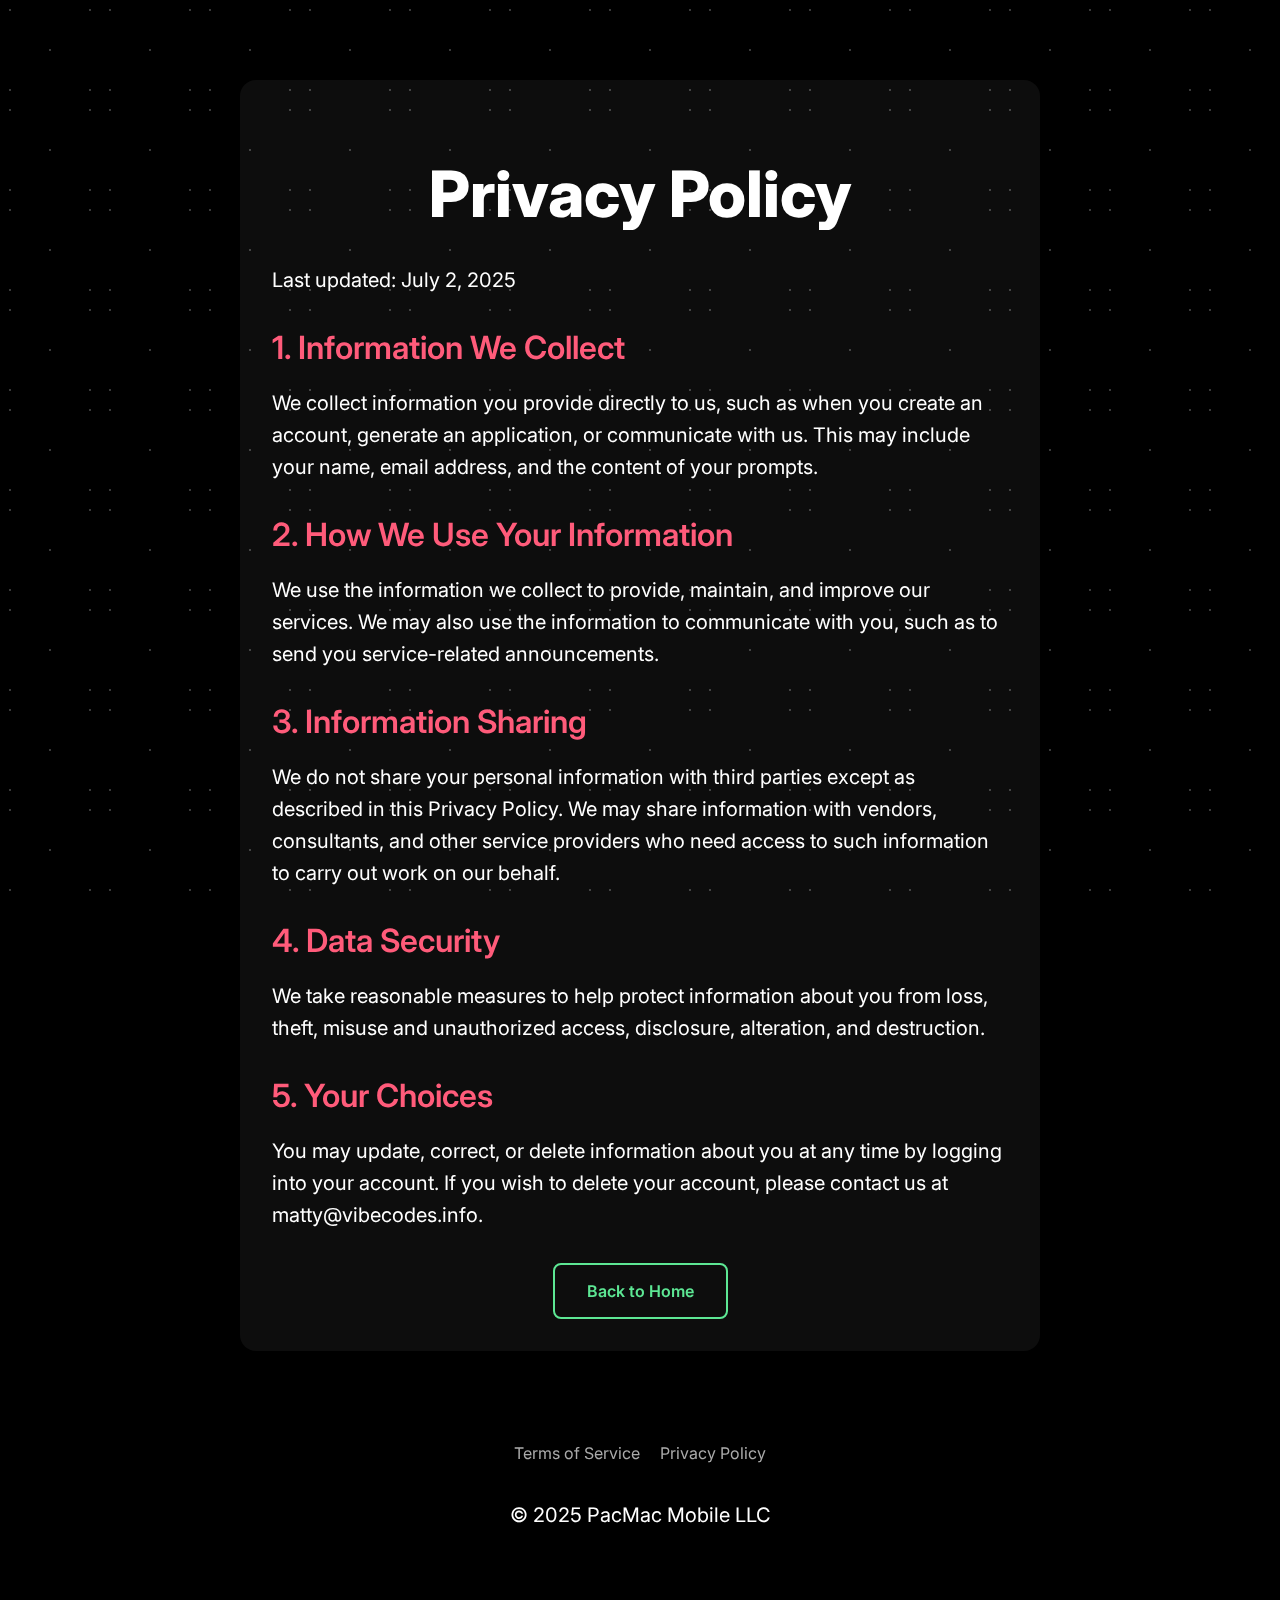
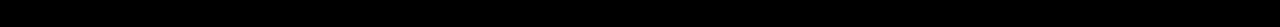
<file: public/privacy-policy.html>
<!DOCTYPE html>
<html lang="en">
<head>
    <meta charset="UTF-8">
    <meta name="viewport" content="width=device-width, initial-scale=1.0">
    <title>VibeCode - Privacy Policy</title>
    <link rel="stylesheet" href="../style.css">
    <link href="https://fonts.googleapis.com/css2?family=Inter:wght@400;600;800&display=swap" rel="stylesheet">
</head>
<body class="article-page">
    <div class="stars"></div>
    <div class="container article">
        <h1>Privacy Policy</h1>
        <p>Last updated: July 2, 2025</p>
        
        <h2>1. Information We Collect</h2>
        <p>We collect information you provide directly to us, such as when you create an account, generate an application, or communicate with us. This may include your name, email address, and the content of your prompts.</p>

        <h2>2. How We Use Your Information</h2>
        <p>We use the information we collect to provide, maintain, and improve our services. We may also use the information to communicate with you, such as to send you service-related announcements.</p>

        <h2>3. Information Sharing</h2>
        <p>We do not share your personal information with third parties except as described in this Privacy Policy. We may share information with vendors, consultants, and other service providers who need access to such information to carry out work on our behalf.</p>

        <h2>4. Data Security</h2>
        <p>We take reasonable measures to help protect information about you from loss, theft, misuse and unauthorized access, disclosure, alteration, and destruction.</p>

        <h2>5. Your Choices</h2>
        <p>You may update, correct, or delete information about you at any time by logging into your account. If you wish to delete your account, please contact us at matty@vibecodes.info.</p>
        
        <div class="buttons">
            <a href="../index.html" class="btn btn-secondary">Back to Home</a>
        </div>
    </div>
    <footer class="article-footer">
        <div class="social">
            <a href="https://www.linkedin.com/in/mattjhagen?utm_source=share&utm_campaign=share_via&utm_content=profile&utm_medium=ios_app" target="_blank" rel="noopener noreferrer"><img src="../assets/linkedin.svg" alt="LinkedIn"></a>
            <a href="https://www.reddit.com/u/PackieAI/s/hBxmSvCt9R" target="_blank" rel="noopener noreferrer"><img src="../assets/reddit.svg" alt="Reddit"></a>
            <a href="https://discord.gg/wpde4HSS" target="_blank" rel="noopener noreferrer"><img src="../assets/discord.svg" alt="Discord"></a>
        </div>
        <div class="links">
            <a href="./terms-of-service.html">Terms of Service</a>
            <a href="./privacy-policy.html">Privacy Policy</a>
        </div>
        <p class="copyright">&copy; 2025 PacMac Mobile LLC</p>
    </footer>
</body>
</html>
</file>
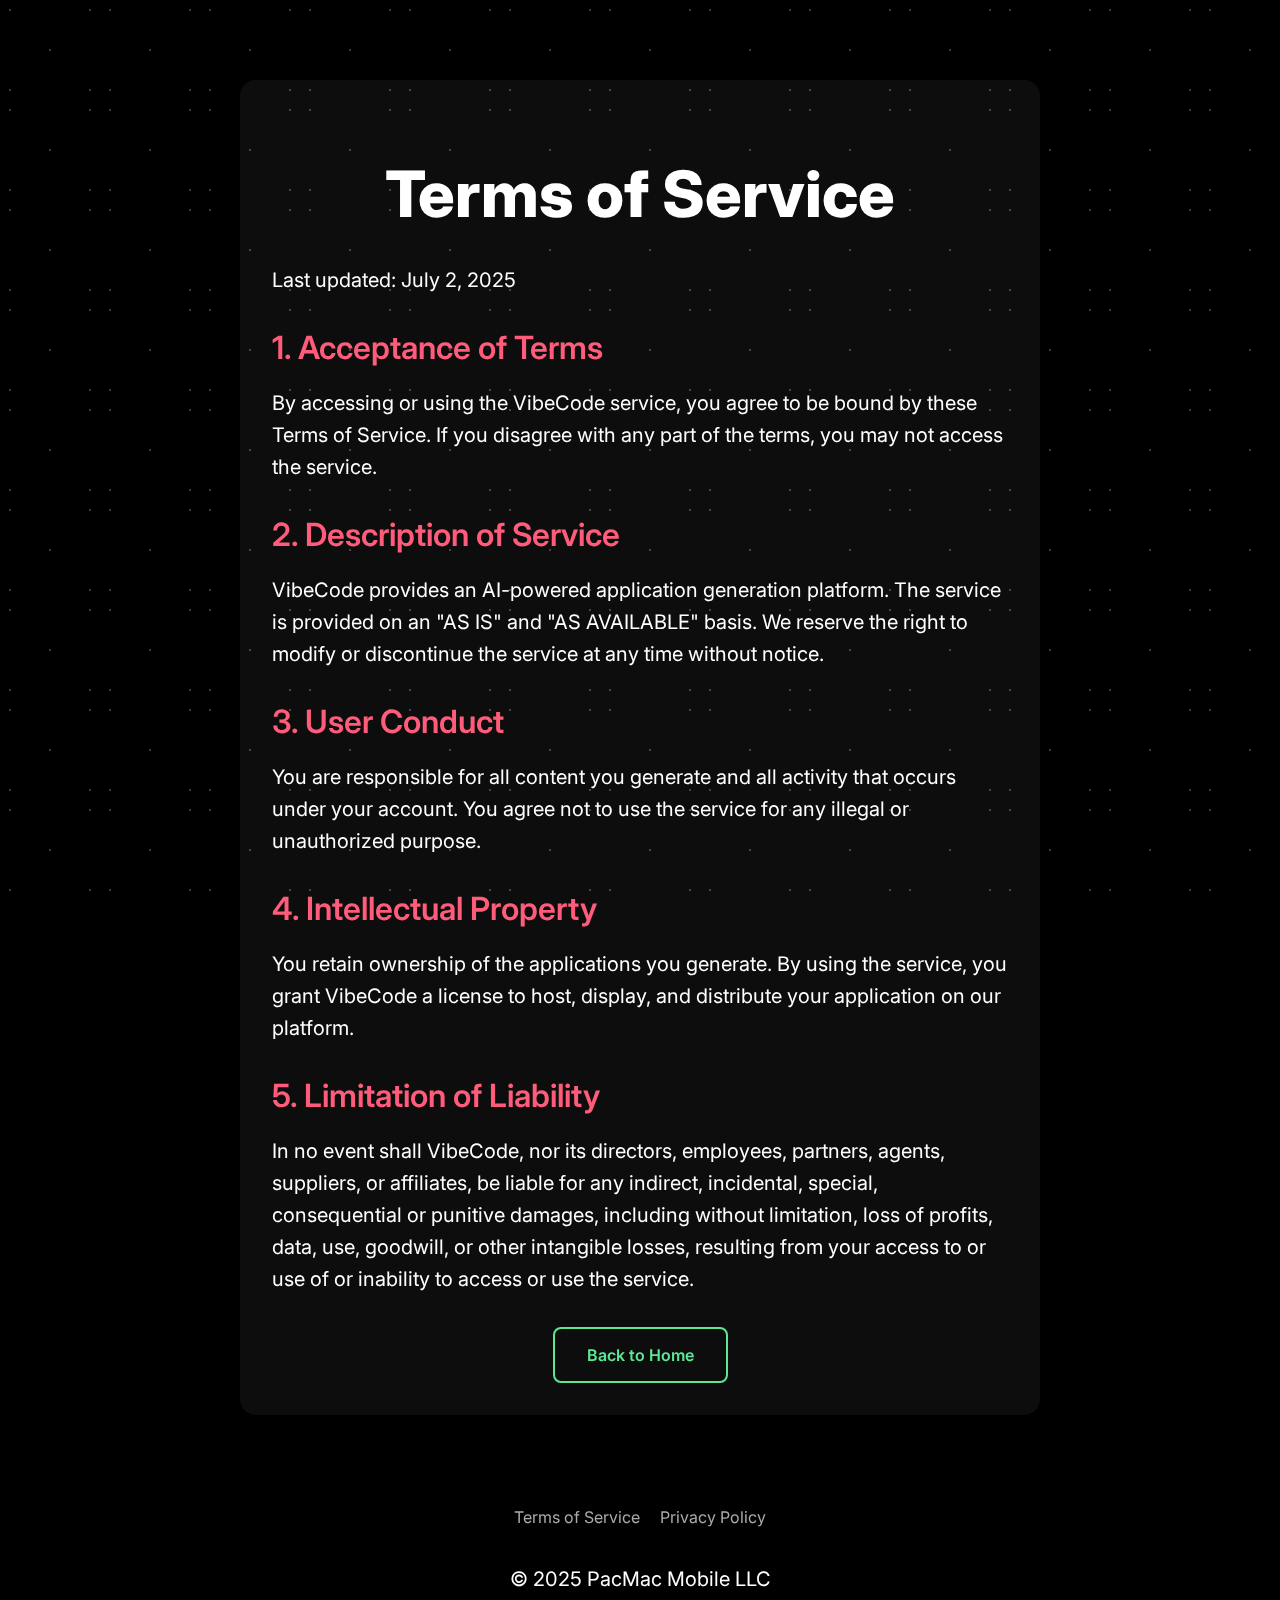
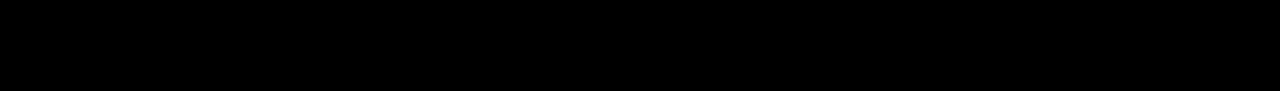
<file: public/terms-of-service.html>
<!DOCTYPE html>
<html lang="en">
<head>
    <meta charset="UTF-8">
    <meta name="viewport" content="width=device-width, initial-scale=1.0">
    <title>VibeCode - Terms of Service</title>
    <link rel="stylesheet" href="../style.css">
    <link href="https://fonts.googleapis.com/css2?family=Inter:wght@400;600;800&display=swap" rel="stylesheet">
</head>
<body class="article-page">
    <div class="stars"></div>
    <div class="container article">
        <h1>Terms of Service</h1>
        <p>Last updated: July 2, 2025</p>
        
        <h2>1. Acceptance of Terms</h2>
        <p>By accessing or using the VibeCode service, you agree to be bound by these Terms of Service. If you disagree with any part of the terms, you may not access the service.</p>

        <h2>2. Description of Service</h2>
        <p>VibeCode provides an AI-powered application generation platform. The service is provided on an "AS IS" and "AS AVAILABLE" basis. We reserve the right to modify or discontinue the service at any time without notice.</p>

        <h2>3. User Conduct</h2>
        <p>You are responsible for all content you generate and all activity that occurs under your account. You agree not to use the service for any illegal or unauthorized purpose.</p>

        <h2>4. Intellectual Property</h2>
        <p>You retain ownership of the applications you generate. By using the service, you grant VibeCode a license to host, display, and distribute your application on our platform.</p>

        <h2>5. Limitation of Liability</h2>
        <p>In no event shall VibeCode, nor its directors, employees, partners, agents, suppliers, or affiliates, be liable for any indirect, incidental, special, consequential or punitive damages, including without limitation, loss of profits, data, use, goodwill, or other intangible losses, resulting from your access to or use of or inability to access or use the service.</p>
        
        <div class="buttons">
            <a href="../index.html" class="btn btn-secondary">Back to Home</a>
        </div>
    </div>
    <footer class="article-footer">
        <div class="social">
            <a href="https://www.linkedin.com/in/mattjhagen?utm_source=share&utm_campaign=share_via&utm_content=profile&utm_medium=ios_app" target="_blank" rel="noopener noreferrer"><img src="../assets/linkedin.svg" alt="LinkedIn"></a>
            <a href="https://www.reddit.com/u/PackieAI/s/hBxmSvCt9R" target="_blank" rel="noopener noreferrer"><img src="../assets/reddit.svg" alt="Reddit"></a>
            <a href="https://discord.gg/wpde4HSS" target="_blank" rel="noopener noreferrer"><img src="../assets/discord.svg" alt="Discord"></a>
            <a href="https://coff.ee/vibecodes" target="_blank" rel="noopener noreferrer"><img src="../assets/coffee.svg" alt="Buy Me a Coffee"></a>
        </div>
        <div class="links">
            <a href="./terms-of-service.html">Terms of Service</a>
            <a href="./privacy-policy.html">Privacy Policy</a>
        </div>
        <p class="copyright">&copy; 2025 PacMac Mobile LLC</p>
    </footer>
</body>
</html>
</file>
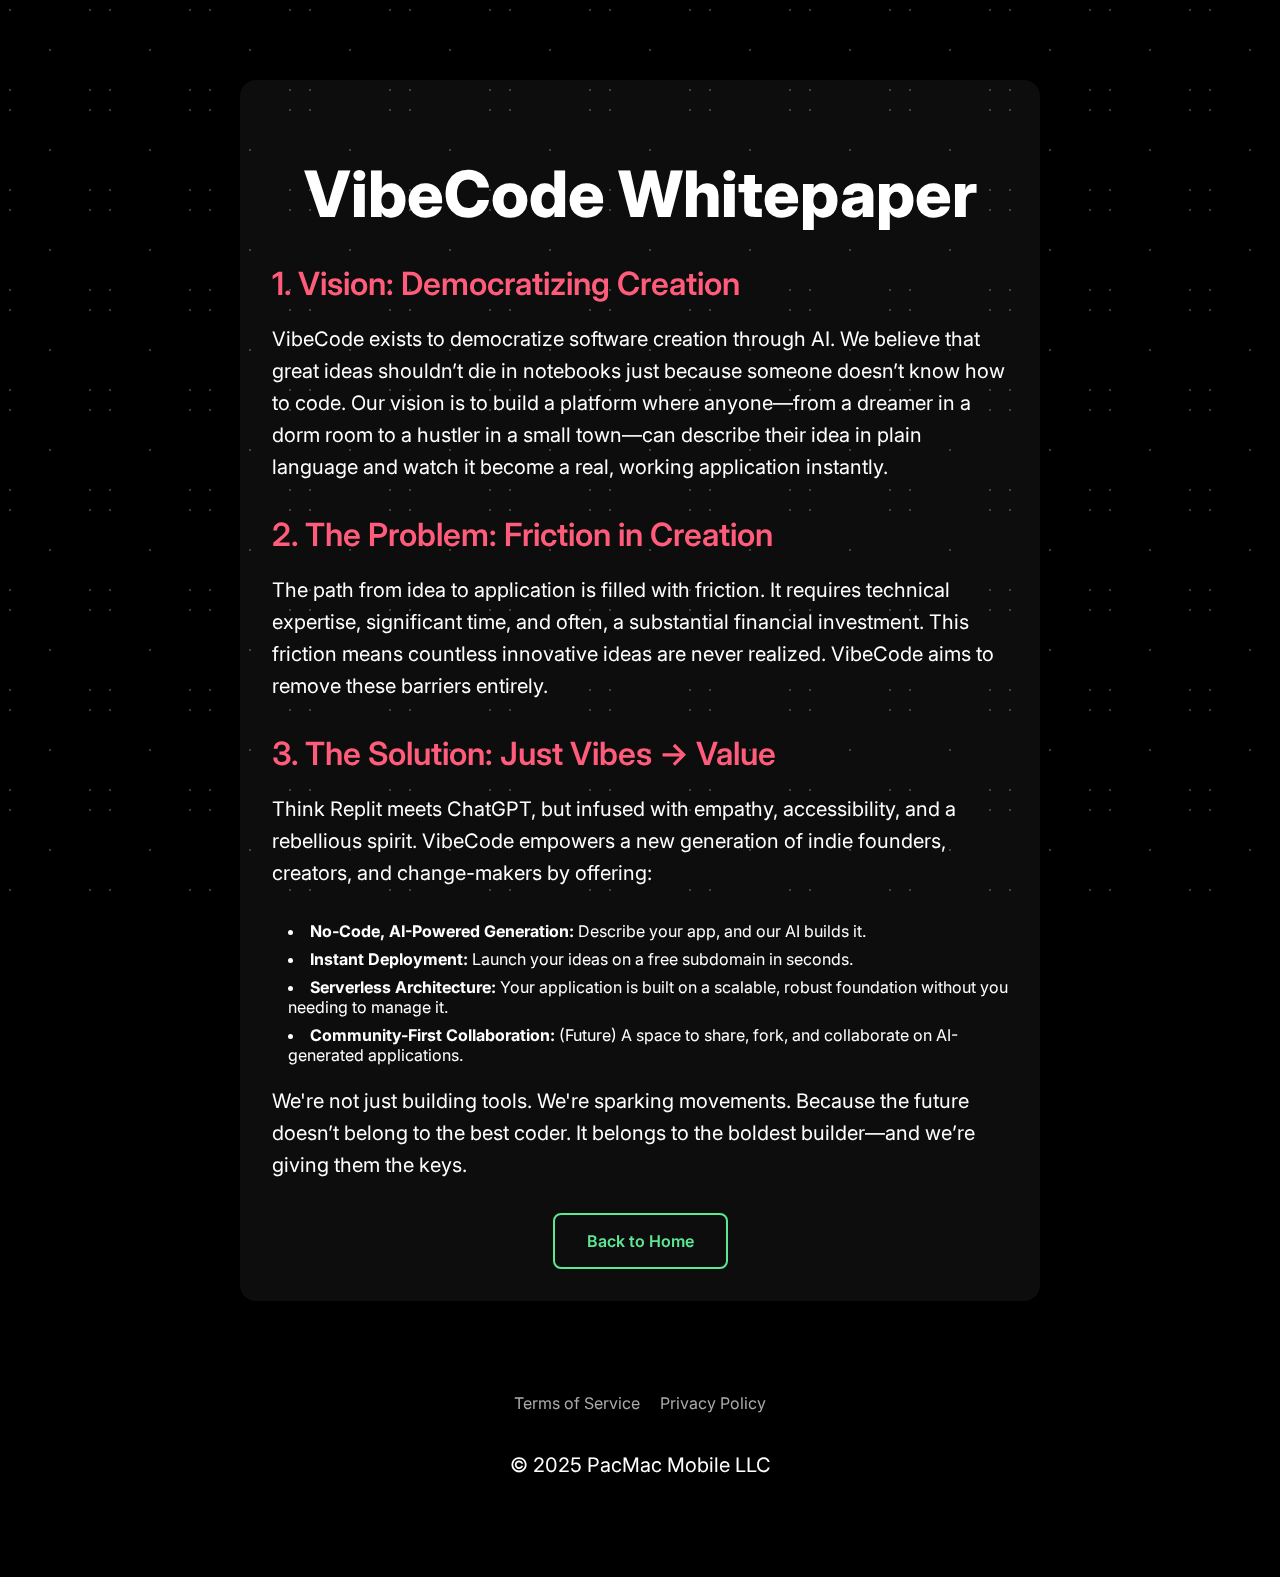
<file: public/whitepaper.html>
<!DOCTYPE html>
<html lang="en">
<head>
    <meta charset="UTF-8">
    <meta name="viewport" content="width=device-width, initial-scale=1.0">
    <title>VibeCode - Whitepaper</title>
    <link rel="stylesheet" href="../style.css">
    <link href="https://fonts.googleapis.com/css2?family=Inter:wght@400;600;800&display=swap" rel="stylesheet">
</head>
<body class="article-page">
    <div class="stars"></div>
    <div class="container article">
        <h1>VibeCode Whitepaper</h1>
        
        <h2>1. Vision: Democratizing Creation</h2>
        <p>VibeCode exists to democratize software creation through AI. We believe that great ideas shouldn’t die in notebooks just because someone doesn’t know how to code. Our vision is to build a platform where anyone—from a dreamer in a dorm room to a hustler in a small town—can describe their idea in plain language and watch it become a real, working application instantly.</p>

        <h2>2. The Problem: Friction in Creation</h2>
        <p>The path from idea to application is filled with friction. It requires technical expertise, significant time, and often, a substantial financial investment. This friction means countless innovative ideas are never realized. VibeCode aims to remove these barriers entirely.</p>

        <h2>3. The Solution: Just Vibes → Value</h2>
        <p>Think Replit meets ChatGPT, but infused with empathy, accessibility, and a rebellious spirit. VibeCode empowers a new generation of indie founders, creators, and change-makers by offering:</p>
        <ul>
            <li><strong>No-Code, AI-Powered Generation:</strong> Describe your app, and our AI builds it.</li>
            <li><strong>Instant Deployment:</strong> Launch your ideas on a free subdomain in seconds.</li>
            <li><strong>Serverless Architecture:</strong> Your application is built on a scalable, robust foundation without you needing to manage it.</li>
            <li><strong>Community-First Collaboration:</strong> (Future) A space to share, fork, and collaborate on AI-generated applications.</li>
        </ul>
        <p>We're not just building tools. We're sparking movements. Because the future doesn’t belong to the best coder. It belongs to the boldest builder—and we’re giving them the keys.</p>
        
        <div class="buttons">
            <a href="../index.html" class="btn btn-secondary">Back to Home</a>
        </div>
    </div>
    <footer class="article-footer">
        <div class="social">
            <a href="https://www.linkedin.com/in/mattjhagen?utm_source=share&utm_campaign=share_via&utm_content=profile&utm_medium=ios_app" target="_blank" rel="noopener noreferrer"><img src="../assets/linkedin.svg" alt="LinkedIn"></a>
            <a href="https://www.reddit.com/u/PackieAI/s/hBxmSvCt9R" target="_blank" rel="noopener noreferrer"><img src="../assets/reddit.svg" alt="Reddit"></a>
            <a href="https://discord.gg/wpde4HSS" target="_blank" rel="noopener noreferrer"><img src="../assets/discord.svg" alt="Discord"></a>
        </div>
        <div class="links">
            <a href="./terms-of-service.html">Terms of Service</a>
            <a href="./privacy-policy.html">Privacy Policy</a>
        </div>
        <p class="copyright">&copy; 2025 PacMac Mobile LLC</p>
    </footer>
</body>
</html>
</file>
<file: style.css>
/* --- General Body Styles --- */
body {
    margin: 0;
    font-family: 'Inter', sans-serif;
    background-color: #000;
    color: #fff;
}

/* --- Starry Background --- */
.stars {
    position: fixed;
    top: 0;
    left: 0;
    width: 100%;
    height: 100%;
    background: #000 url('data:image/svg+xml,<svg xmlns="http://www.w3.org/2000/svg" width="100" height="100"><rect fill="%23000" width="100" height="100"/><g fill-opacity=".3"><circle fill="%23fff" cx="50" cy="50" r="1"/><circle fill="%23fff" cx="10" cy="10" r="1"/><circle fill="%23fff" cx="90" cy="90" r="1"/><circle fill="%23fff" cx="10" cy="90" r="1"/><circle fill="%23fff" cx="90" cy="10" r="1"/></g></svg>');
    animation: stars 200s linear infinite;
    z-index: -1;
}

@keyframes stars {
    from { background-position: 0 0; }
    to { background-position: -10000px 5000px; }
}

/* --- Landing Page Specific Styles --- */
body.landing-page {
    display: flex;
    flex-direction: column;
    align-items: center;
    justify-content: center;
    min-height: 100vh;
    text-align: center;
    overflow: hidden;
}

body.landing-page footer {
    position: absolute;
    bottom: 2rem;
}

/* --- Article Page Specific Styles --- */
body.article-page {
    overflow-y: auto;
}

.container {
    max-width: 800px;
    padding: 2rem;
    width: 100%;
    box-sizing: border-box;
}


h1 {
    font-size: 4rem;
    font-weight: 800;
    margin-bottom: 1rem;
}

p {
    font-size: 1.25rem;
    line-height: 1.6;
    margin-bottom: 2rem;
}

.buttons {
    display: flex;
    gap: 1rem;
    justify-content: center;
}

.btn {
    padding: 1rem 2rem;
    border-radius: 0.5rem;
    text-decoration: none;
    font-weight: 600;
    transition: all 0.3s ease;
}

.btn-primary {
    background-color: #FF5B7A;
    color: #fff;
}

.btn-primary:hover {
    background-color: #e04a66;
}

.btn-secondary {
    border: 2px solid #5DE794;
    color: #5DE794;
}

.btn-secondary:hover {
    background-color: #5DE794;
    color: #000;
}

footer {
    position: absolute;
    bottom: 2rem;
    width: 100%;
    display: flex;
    flex-direction: column;
    align-items: center;
    gap: 1rem;
}

.social {
    display: flex;
    gap: 1.5rem;
}

.social img {
    width: 24px;
    height: 24px;
    opacity: 0.7;
    transition: opacity 0.3s ease;
}

.social img:hover {
    opacity: 1;
}

.links a {
    color: #aaa;
    text-decoration: none;
    margin: 0 0.5rem;
    transition: color 0.3s ease;
}

.links a:hover {
    color: #fff;
}

.container.article {
    text-align: left;
    max-width: 800px;
    margin: 5rem auto;
    padding: 2rem;
    background: rgba(255, 255, 255, 0.05);
    border-radius: 1rem;
}

.container.article h1 {
    text-align: center;
    margin-bottom: 2rem;
}

.container.article h2 {
    font-size: 2rem;
    font-weight: 600;
    color: #FF5B7A;
    margin-top: 2rem;
    margin-bottom: 1rem;
}

.container.article ul {
    list-style-position: inside;
    padding-left: 1rem;
    margin-bottom: 1rem;
}

.container.article li {
    margin-bottom: 0.5rem;
}

.article-footer {
    position: relative;
    margin-top: 2rem;
    padding-bottom: 2rem;
}
</file>
